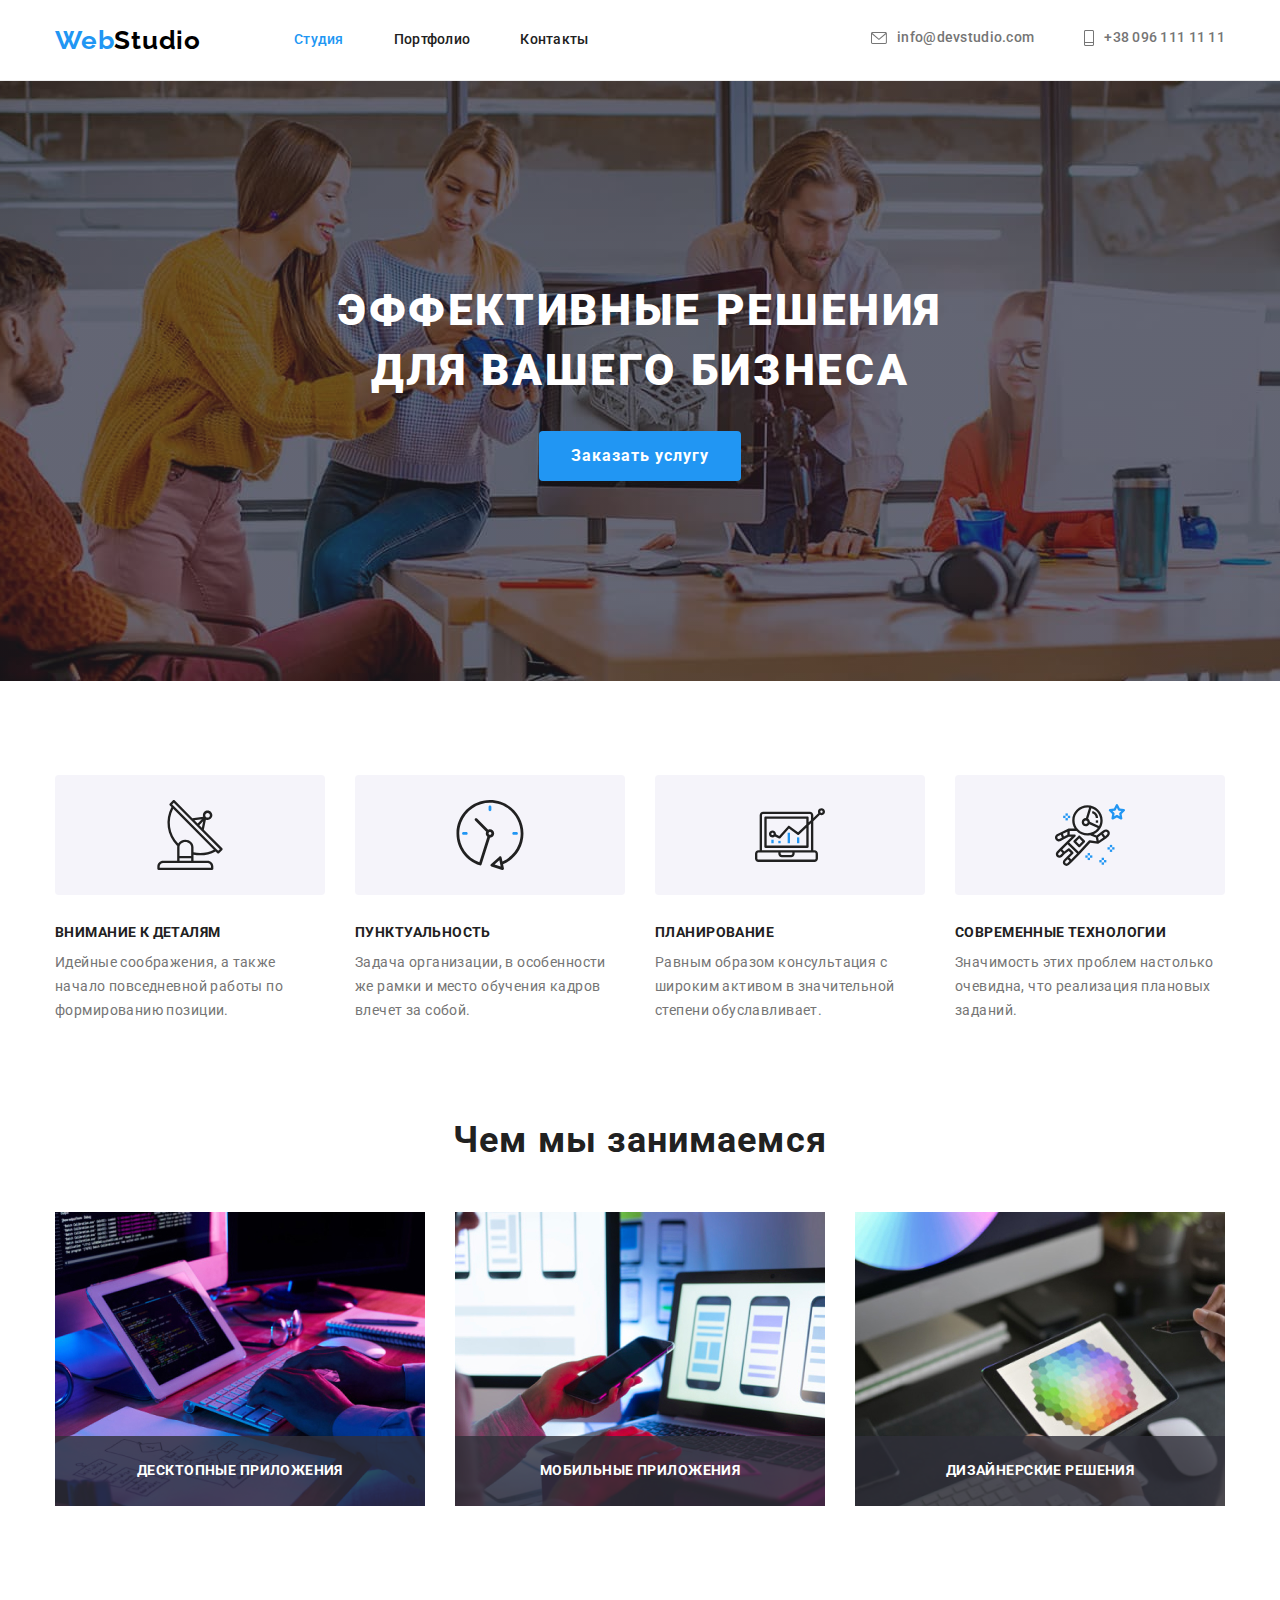
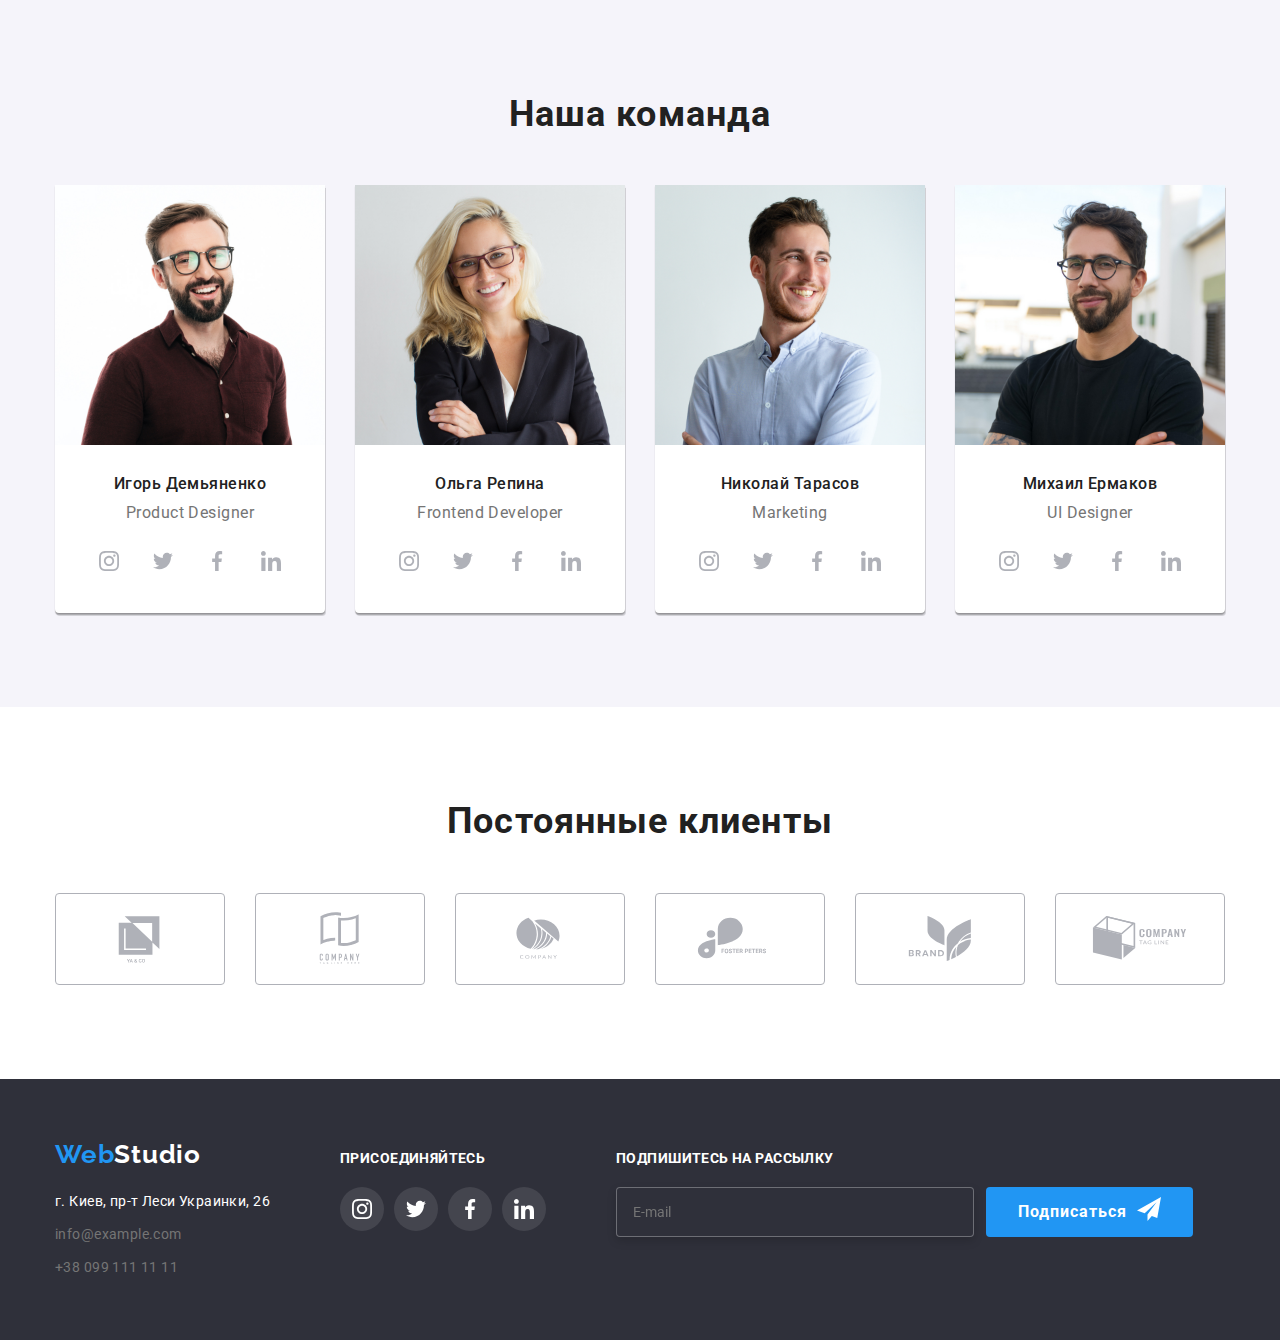
<file: index.html>
<!DOCTYPE html>
<html lang="ru">
  <head>
    <meta charset="UTF-8" />
    <meta http-equiv="X-UA-Compatible" content="IE=edge" />
    <meta name="viewport" content="width=device-width, initial-scale=1.0" />
    <link rel="preconnect" href="https://fonts.googleapis.com" />
    <link rel="preconnect" href="https://fonts.gstatic.com" crossorigin />
    <link rel="preconnect" href="https://fonts.googleapis.com" />
    <link rel="preconnect" href="https://fonts.gstatic.com" crossorigin />
    <link
      href="https://fonts.googleapis.com/css2?family=Raleway:wght@700&family=Roboto:wght@400;500;700;900&display=swap"
      rel="stylesheet"
    />
    <title>Document</title>
    <link rel="stylesheet" href="./css/modern-normalize.css" />
    <link rel="stylesheet" href="./css/main.min.css" />
  </head>
  <body>
    <header class="header">
      <div class="container">
        <a href=".index.html" class="logo">
          <span class="accent">Web</span>Studio
        </a>
        <nav class="style">
          <ul class="site-nav list">
            <li class="item">
              <a href="index.html" class="header-link active">Студия</a>
            </li>
            <li class="item">
              <a href="portfolio.html" class="header-link">Портфолио</a>
            </li>
            <li class="item">
              <a href="index.html" class="header-link">Контакты</a>
            </li>
          </ul>
        </nav>

        <ul class="site-contacts list">
          <li class="item">
            <a href="mailto:info@devstudio.com" class="link header-link">
              <svg class="contacts-icon" width="16" height="12">
                <use href="./images/icons.svg#icon-mail"></use>
              </svg>
              info@devstudio.com</a
            >
          </li>

          <li class="item">
            <a href="tel:+380961111111" class="link header-link">
              <svg class="contacts-icon" width="10" height="16">
                <use href="./images/icons.svg#icon-phone"></use>
              </svg>
              +38 096 111 11 11</a
            >
          </li>
        </ul>
      </div>
    </header>
    <main>
      <!-------HERO-------->
      <section class="hero">
        <div class="container">
          <h1 class="hero-title">
            Эффективные решения<br />для вашего бизнеса
          </h1>
          <button class="button" data-modal-open type="button">
            Заказать услугу
          </button>
        </div>
      </section>
      <!-------BENEFITS-------->
      <section class="benefits">
        <div class="container">
          <h2 class="visually-hidden">Преимущества</h2>
          <ul class="benefits__list list">
            <li class="benefits__item item-satellite">
              <h3 class="benefits__title">Внимание к деталям</h3>
              <p class="benefits__text">
                Идейные соображения, а также начало повседневной работы по
                формированию позиции.
              </p>
            </li>

            <li class="benefits__item item-clock">
              <h3 class="benefits__title">Пунктуальность</h3>
              <p class="benefits__text">
                Задача организации, в особенности же рамки и место обучения
                кадров влечет за собой.
              </p>
            </li>

            <li class="benefits__item item-diagram">
              <h3 class="benefits__title">Планирование</h3>
              <p class="benefits__text">
                Равным образом консультация с широким активом в значительной
                степени обуславливает.
              </p>
            </li>

            <li class="benefits__item item-astronaut">
              <h3 class="benefits__title">Современные технологии</h3>
              <p class="benefits__text">
                Значимость этих проблем настолько очевидна, что реализация
                плановых заданий.
              </p>
            </li>
          </ul>
        </div>
      </section>
      <!-------WORK-------->
      <section class="work">
        <div class="container">
          <h2 class="section-title section-title-center">Чем мы занимаемся</h2>
          <ul class="card-set work__list list">
            <li class="item work__item">
              <img
                class="img"
                src="./images/img.jpg"
                alt="pic1"
                width="370"
                height="294"
              />
              <p class="work__aside">Десктопные приложения</p>
            </li>

            <li class="item work__item">
              <img
                class="img"
                src="./images/img-2.jpg"
                alt="pic2"
                width="370"
                height="294"
              />
              <p class="work__aside">Мобильные приложения</p>
            </li>

            <li class="item work__item">
              <img
                class="img"
                src="./images/img-3.jpg"
                alt="pic3"
                width="370"
                height="294"
              />
              <p class="work__aside">Дизайнерские решения</p>
            </li>
          </ul>
        </div>
      </section>
      <!-------TEAM-------->
      <section class="team">
        <div class="container">
          <h2 class="section-title">Наша команда</h2>
          <ul class="card-set team-list list">
            <li class="item team-item card">
              <img
                class="img"
                src="./images/img11.jpg"
                alt="pic4"
                width="270"
                height="260"
              />
              <div class="team-content">
                <h3 class="team-name">Игорь Демьяненко</h3>
                <p class="team-text">Product Designer</p>
                <ul class="team-soc-list list">
                  <li class="team-soc-item">
                    <a
                      class="team-soc-link"
                      href=""
                      target="_blank"
                      rel="noopener noreferrer nofollow"
                    >
                      <svg class="team-soc-icon" width="20px" height="20px">
                        <use href="./images/icons.svg#icon-instagram"></use>
                      </svg>
                    </a>
                  </li>

                  <li class="team-soc-item">
                    <a
                      class="team-soc-link"
                      href=""
                      target="_blank"
                      rel="noopener noreferrer nofollow"
                    >
                      <svg class="team-soc-icon" width="20px" height="20px">
                        <use href="./images/icons.svg#icon-twitter"></use>
                      </svg>
                    </a>
                  </li>

                  <li class="team-soc-item">
                    <a
                      class="team-soc-link"
                      href=""
                      target="_blank"
                      rel="noopener noreferrer nofollow"
                    >
                      <svg class="team-soc-icon" width="20px" height="20px">
                        <use href="./images/icons.svg#icon-facebook"></use>
                      </svg>
                    </a>
                  </li>

                  <li class="team-soc-item">
                    <a
                      class="team-soc-link"
                      href=""
                      target="_blank"
                      rel="noopener noreferrer nofollow"
                    >
                      <svg class="team-soc-icon" width="20px" height="20px">
                        <use href="./images/icons.svg#icon-linkedin"></use>
                      </svg>
                    </a>
                  </li>
                </ul>
              </div>
            </li>

            <li class="item team-item card">
              <img
                class="img"
                src="./images/img-22.jpg"
                alt="pic5"
                width="270"
                height="260"
              />

              <div class="team-content">
                <h3 class="team-name">Ольга Репина</h3>
                <p class="team-text">Frontend Developer</p>
                <ul class="team-soc-list list">
                  <li class="team-soc-item">
                    <a href="" class="team-soc-link"
                      ><svg class="team-soc-icon" width="20px" height="20px">
                        <use href="./images/icons.svg#icon-instagram"></use>
                      </svg>
                    </a>
                  </li>

                  <li class="team-soc-item">
                    <a href="" class="team-soc-link">
                      <svg class="team-soc-icon" width="20px" height="20px">
                        <use href="./images/icons.svg#icon-twitter"></use>
                      </svg>
                    </a>
                  </li>

                  <li class="team-soc-item">
                    <a href="" class="team-soc-link">
                      <svg class="team-soc-icon" width="20px" height="20px">
                        <use href="./images/icons.svg#icon-facebook"></use>
                      </svg>
                    </a>
                  </li>

                  <li class="team-soc-item">
                    <a href="" class="team-soc-link">
                      <svg class="team-soc-icon" width="20px" height="20px">
                        <use href="./images/icons.svg#icon-linkedin"></use>
                      </svg>
                    </a>
                  </li>
                </ul>
              </div>
            </li>

            <li class="item team-item card">
              <img
                class="img"
                src="./images/img-33.jpg"
                alt="pic6"
                width="270"
                height="260"
              />
              <div class="team-content">
                <h3 class="team-name">Николай Тарасов</h3>
                <p class="team-text">Marketing</p>
                <ul class="team-soc-list list">
                  <li class="team-soc-item">
                    <a href="" class="team-soc-link"
                      ><svg class="team-soc-icon" width="20px" height="20px">
                        <use href="./images/icons.svg#icon-instagram"></use>
                      </svg>
                    </a>
                  </li>

                  <li class="team-soc-item">
                    <a href="" class="team-soc-link">
                      <svg class="team-soc-icon" width="20px" height="20px">
                        <use href="./images/icons.svg#icon-twitter"></use>
                      </svg>
                    </a>
                  </li>

                  <li class="team-soc-item">
                    <a href="" class="team-soc-link">
                      <svg class="team-soc-icon" width="20px" height="20px">
                        <use href="./images/icons.svg#icon-facebook"></use>
                      </svg>
                    </a>
                  </li>

                  <li class="team-soc-item">
                    <a href="" class="team-soc-link">
                      <svg class="team-soc-icon" width="20px" height="20px">
                        <use href="./images/icons.svg#icon-linkedin"></use>
                      </svg>
                    </a>
                  </li>
                </ul>
              </div>
            </li>

            <li class="item team-item card">
              <img
                class="img"
                src="./images/img-44.jpg"
                alt="pic7"
                width="270"
                height="260"
              />
              <div class="team-content">
                <h3 class="team-name">Михаил Ермаков</h3>
                <p class="team-text">UI Designer</p>
                <ul class="team-soc-list list">
                  <li class="team-soc-item">
                    <a href="" class="team-soc-link"
                      ><svg class="team-soc-icon" width="20px" height="20px">
                        <use href="./images/icons.svg#icon-instagram"></use>
                      </svg>
                    </a>
                  </li>

                  <li class="team-soc-item">
                    <a href="" class="team-soc-link">
                      <svg class="team-soc-icon" width="20px" height="20px">
                        <use href="./images/icons.svg#icon-twitter"></use>
                      </svg>
                    </a>
                  </li>

                  <li class="team-soc-item">
                    <a href="" class="team-soc-link">
                      <svg class="team-soc-icon" width="20px" height="20px">
                        <use href="./images/icons.svg#icon-facebook"></use>
                      </svg>
                    </a>
                  </li>

                  <li class="team-soc-item">
                    <a href="" class="team-soc-link">
                      <svg class="team-soc-icon" width="20px" height="20px">
                        <use href="./images/icons.svg#icon-linkedin"></use>
                      </svg>
                    </a>
                  </li>
                </ul>
              </div>
            </li>
          </ul>
        </div>
      </section>

      <section class="section-clients">
        <div class="container">
          <h2 class="section-title">Постоянные клиенты</h2>
          <ul class="card-set clients-list">
            <li class="item clients-item">
              <a class="clients-link" href="" aria-label="YA & CO">
                <span class="visually-hidden">ya & co</span>
                <svg class="clients-icon" width="106" height="60">
                  <use href="./images/icons.svg#icon-client-1" />
                </svg>
              </a>
            </li>

            <li class="item clients-item">
              <a
                class="clients-link"
                href=""
                aria-label="Company tag line here"
              >
                <span class="visually-hidden">Company tag line here</span>
                <svg class="clients-icon" width="106" height="60">
                  <use href="./images/icons.svg#icon-client-2" />
                </svg>
              </a>
            </li>

            <li class="item clients-item">
              <a class="clients-link" href="" aria-label="Company">
                <span class="visually-hidden">Company</span>
                <svg class="clients-icon" width="106" height="60">
                  <use href="./images/icons.svg#icon-client-3" />
                </svg>
              </a>
            </li>

            <li class="item clients-item">
              <a class="clients-link" href="" aria-label="Foster reters">
                <span class="visually-hidden">Foster reters</span>
                <svg class="clients-icon" width="106" height="60">
                  <use href="./images/icons.svg#icon-client-4" />
                </svg>
              </a>
            </li>

            <li class="item clients-item">
              <a class="clients-link" href="" aria-label="Brand">
                <span class="visually-hidden">Brand</span>
                <svg class="clients-icon" width="106" height="60">
                  <use href="./images/icons.svg#icon-client-5" />
                </svg>
              </a>
            </li>

            <li class="item clients-item">
              <a class="clients-link" href="" aria-label="Company teg line">
                <span class="visually-hidden">Company teg line</span>
                <svg class="clients-icon" width="106" height="60">
                  <use href="./images/icons.svg#icon-client-6" />
                </svg>
              </a>
            </li>
          </ul>
        </div>
      </section>
    </main>

    <!-------FOOTER-------->

    <footer class="footer">
      <div class="container footer-icons">
        <div class="footer-item">
          <a href=".index.html" class="logo footer-logo">
            <span class="accent">Web</span>Studio
          </a>
          <address class="address">
            <ul class="list">
              <li class="footer-link-item">
                <a
                  href="https://goo.gl/maps/GdN5rj32io8NNRQ59"
                  target="_blank"
                  rel="noreferrer nofollow noopener"
                  class="footer-link white"
                  >г. Киев, пр-т Леси Украинки, 26
                </a>
              </li>

              <li class="footer-link-item">
                <a href="mailto:info@example.com" class="footer-link"
                  >info@example.com
                </a>
              </li>

              <li class="footer-link-item">
                <a href="tel:+380991111111" class="footer-link"
                  >+38 099 111 11 11
                </a>
              </li>
            </ul>
          </address>
        </div>

        <div class="follow-us">
          <p class="follow-us-title">Присоединяйтесь</p>
          <ul class="footer-soc-list list">
            <li class="footer-soc-item">
              <a href="" class="footer-soc-link"
                ><svg class="footer-soc-icon" width="20px" height="20px">
                  <use href="./images/icons.svg#icon-instagram"></use>
                </svg>
              </a>
            </li>

            <li class="footer-soc-item">
              <a href="" class="footer-soc-link"
                ><svg class="footer-soc-icon" width="20px" height="20px">
                  <use href="./images/icons.svg#icon-twitter"></use>
                </svg>
              </a>
            </li>

            <li class="footer-soc-item">
              <a href="" class="footer-soc-link"
                ><svg class="footer-soc-icon" width="20px" height="20px">
                  <use href="./images/icons.svg#icon-facebook"></use>
                </svg>
              </a>
            </li>

            <li class="footer-soc-item">
              <a href="" class="footer-soc-link"
                ><svg class="footer-soc-icon" width="20px" height="20px">
                  <use href="./images/icons.svg#icon-linkedin"></use>
                </svg>
              </a>
            </li>
          </ul>
        </div>

        <div class="subscription">
          <p class="follow-us-title">Подпишитесь на рассылку</p>
          <form class="subscription-form">
            <input
              type="email"
              class="form-input"
              name="e-mail"
              placeholder="E-mail"
              required
            />
            <button class="button button-subscription" type="submit">
              Подписаться
              <svg class="subscription-button-icon" width="24" height="24">
                <use href="./images/icons.svg#icon-subscribe" />
              </svg>
            </button>
          </form>
        </div>
      </div>
    </footer>

    <!-------MODAL WINDOW-------->

    <div class="backdrop is-hidden" data-modal>
      <div class="modal">
        <div class="modal-dialog">
          <button
            class="modal-close"
            data-modal-close
            type="button"
            aria-label="Закрыть"
          >
            <svg width="11" height="11">
              <use href="./images/icons.svg#icon-close" />
            </svg>
          </button>
          <p class="modal-title">Оставьте свои данные, мы вам перезвоним</p>

          <form class="form">
            <div class="form-field">
              <label class="modal-text" for="name">Имя</label>
              <div class="input-wrap">
                <input
                  class="modal-input"
                  type="text"
                  name="name"
                  id="name"
                  required
                />
                <svg class="button-icon" width="18" height="18">
                  <use href="./images/icons.svg#icon-modal-name" />
                </svg>
              </div>
            </div>

            <div class="form-field">
              <label class="modal-text" for="phone">Телефон</label>
              <div class="input-wrap">
                <input
                  class="modal-input"
                  type="text"
                  name="phone"
                  id="phone"
                  required
                />
                <svg class="button-icon" width="18" height="18">
                  <use href="./images/icons.svg#icon-modal-phone" />
                </svg>
              </div>
            </div>

            <div class="form-field">
              <label class="modal-text" for="mail">Почта</label>
              <div class="input-wrap">
                <input
                  class="modal-input"
                  type="text"
                  name="mail"
                  id="mail"
                  required
                />
                <svg class="button-icon" width="18" height="18">
                  <use href="./images/icons.svg#icon-modal-mail" />
                </svg>
              </div>
            </div>

            <div class="form-field">
              <label for="comment" class="modal-text">Комментарий</label>
              <textarea
                name="comment"
                id="comment"
                class="modal-comment"
                placeholder="Введите текст"
              ></textarea>
            </div>

            <label class="agree">
              <input
                class="visually-hidden icon-modal-agreement-input"
                type="checkbox"
                name="agreement"
                value="1"
                required
              />
              <svg class="icon-modal-agreement" width="16" height="16">
                <use href="./images/icons.svg#icon-modal-agreement" />
              </svg>
              Соглашаюсь с рассылкой и принимаю
              <a class="link modal-link" href=""> Условия договора</a></label
            >

            <button class="button button-acent" type="submit">Отправить</button>
          </form>
        </div>
      </div>
    </div>
    <script src="./js/modal.js"></script>
  </body>
</html>
</file>
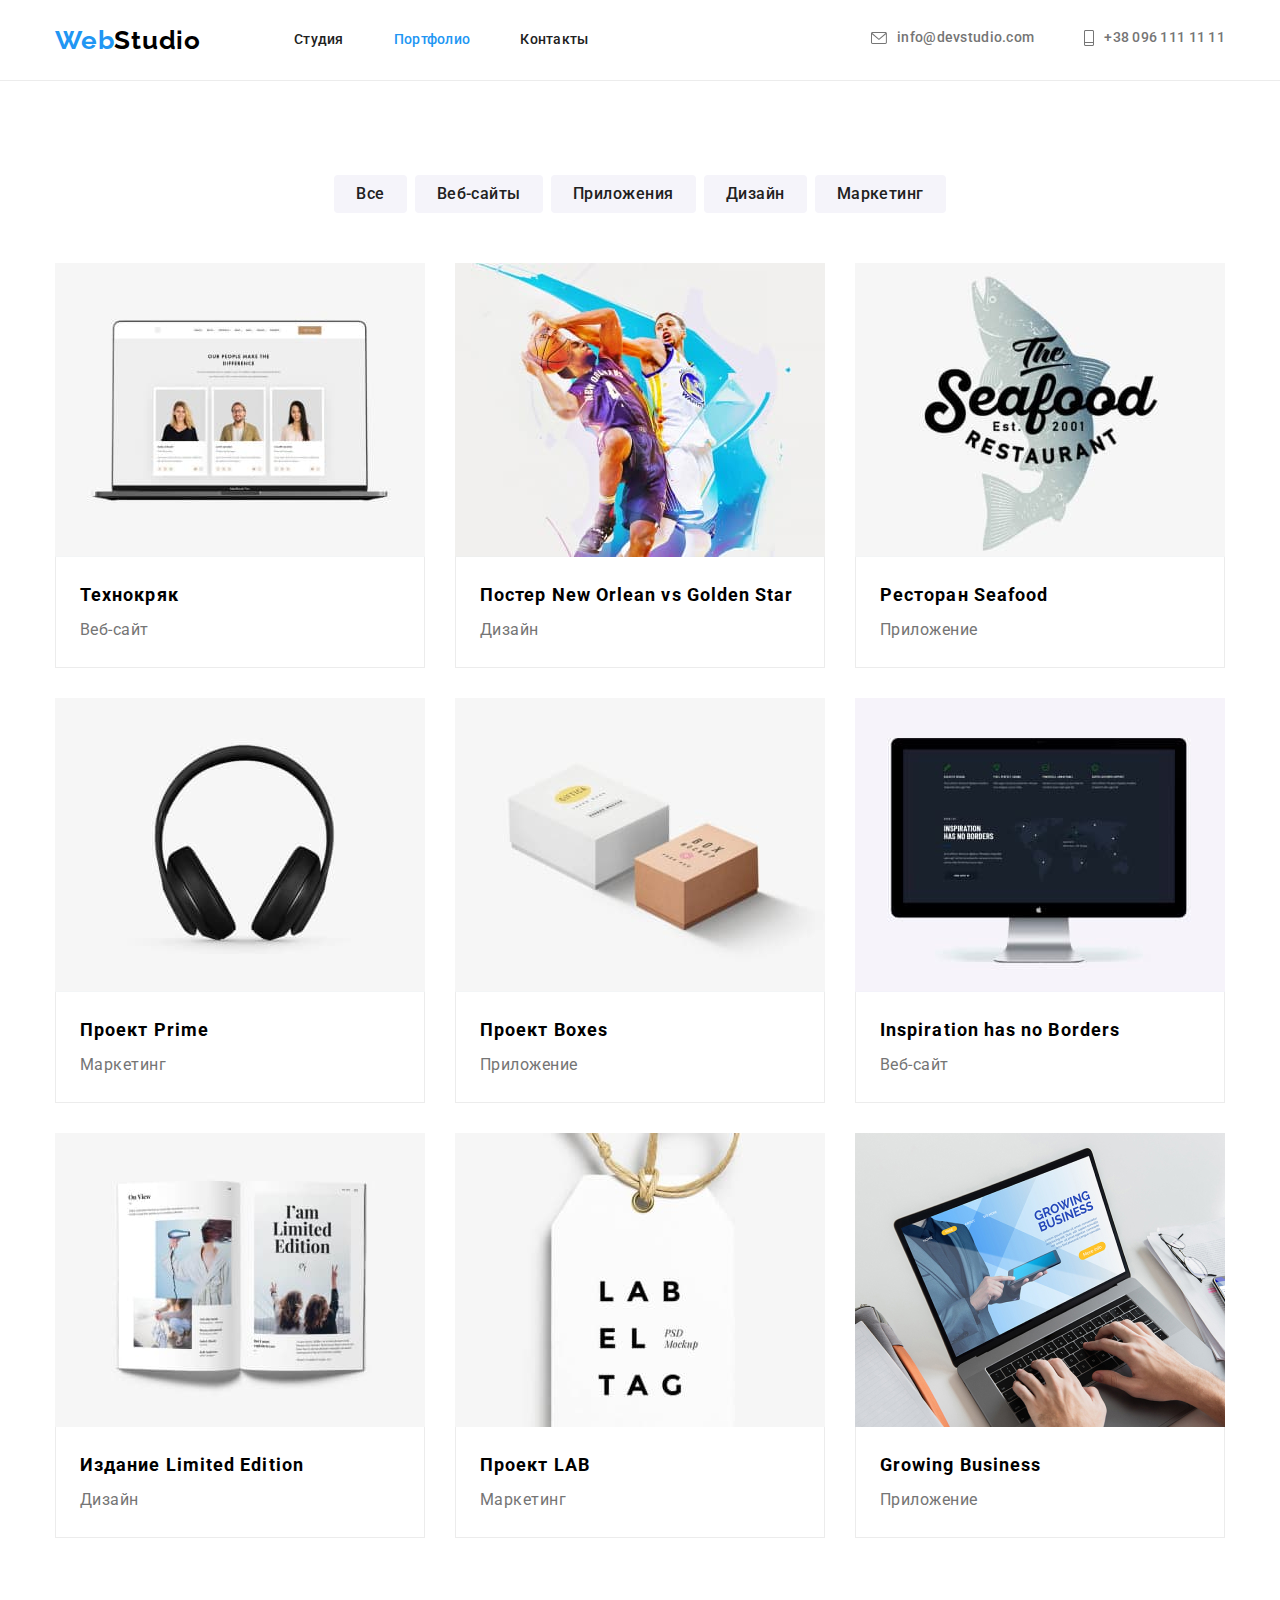
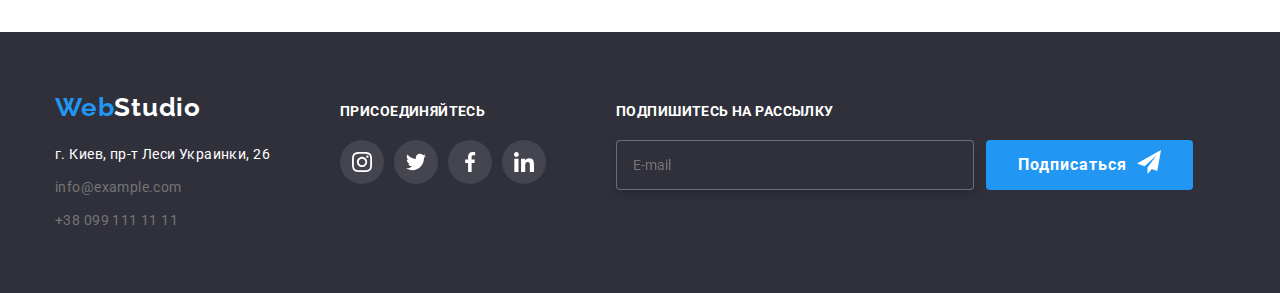
<file: portfolio.html>
<!DOCTYPE html>
<html lang="ru">
  <head>
    <meta charset="UTF-8" />
    <meta http-equiv="X-UA-Compatible" content="IE=edge" />
    <meta name="viewport" content="width=device-width, initial-scale=1.0" />
    <link rel="preconnect" href="https://fonts.googleapis.com" />
    <link rel="preconnect" href="https://fonts.gstatic.com" crossorigin />
    <link rel="preconnect" href="https://fonts.googleapis.com" />
    <link rel="preconnect" href="https://fonts.gstatic.com" crossorigin />
    <link
      href="https://fonts.googleapis.com/css2?family=Raleway:wght@700&family=Roboto:wght@400;500;700;900&display=swap"
      rel="stylesheet"
    />
    <title>Document</title>
    <link rel="stylesheet" href="./css/modern-normalize.css" />
    <link rel="stylesheet" href="./css/main.min.css" />
  </head>
  <body>
    <header class="header">
      <div class="container">
        <a href=".index.html" class="logo">
          <span class="accent">Web</span>Studio
        </a>
        <nav class="style">
          <ul class="site-nav list">
            <li class="item">
              <a href="index.html" class="header-link">Студия</a>
            </li>
            <li class="item">
              <a href="portfolio.html" class="header-link active">Портфолио</a>
            </li>
            <li class="item">
              <a href="index.html" class="header-link">Контакты</a>
            </li>
          </ul>
        </nav>

        <ul class="site-contacts list">
          <li class="item">
            <a href="mailto:info@devstudio.com" class="link header-link">
              <svg class="contacts-icon" width="16" height="12">
                <use href="./images/icons.svg#icon-mail"></use>
              </svg>
              info@devstudio.com</a
            >
          </li>

          <li class="item">
            <a href="tel:+380961111111" class="link header-link">
              <svg class="contacts-icon" width="10" height="16">
                <use href="./images/icons.svg#icon-phone"></use>
              </svg>
              +38 096 111 11 11</a
            >
          </li>
        </ul>
      </div>
    </header>

    <main>
      <section class="portfolio">
        <div class="container">
          <h1 class="visually-hidden">Портфолио</h1>
          <ul class="list portfolio-list">
            <li class="portfolio-button-item">
              <button type="button" class="button-help button-list">Все</button>
            </li>

            <li class="portfolio-button-item">
              <button type="button" class="button-help button-list">
                Веб-сайты
              </button>
            </li>

            <li class="portfolio-button-item">
              <button type="button" class="button-help button-list">
                Приложения
              </button>
            </li>

            <li class="portfolio-button-item">
              <button type="button" class="button-help button-list">
                Дизайн
              </button>
            </li>

            <li class="portfolio-button-item">
              <button type="button" class="button-help button-list">
                Маркетинг
              </button>
            </li>
          </ul>
        </div>

        <div class="container">
          <ul class="portfolio-set list">
            <li class="item">
              <a class="portfolio-link" href="">
                <div class="portfolio-thumb">
                  <img
                    src="./images/laptop1.jpg"
                    alt="laptop1"
                    width="370"
                    height="294"
                  />
                  <div class="portfolio-overlay">
                    Ресурс предлагает комплексные предложения с разным уровнем
                    функционала и сервисов. Все это позволит посетителю получить
                    исчерпывающие сведения о компании или частном лице.
                  </div>
                </div>

                <div class="portfolio-content">
                  <h2 class="portfolio-title">Технокряк</h2>
                  <p class="portfolio-text">Веб-сайт</p>
                </div>
              </a>
            </li>

            <li class="item">
              <a class="portfolio-link" href="">
                <div class="portfolio-thumb">
                  <img
                    src="./images/bascketball.jpg"
                    alt="bascketball"
                    width="370"
                    height="294"
                  />
                  <div class="portfolio-overlay">
                    Ресурс предлагает комплексные предложения с разным уровнем
                    функционала и сервисов. Все это позволит посетителю получить
                    исчерпывающие сведения о компании или частном лице.
                  </div>
                </div>

                <div class="portfolio-content">
                  <h2 class="portfolio-title">
                    Постер New Orlean vs Golden Star
                  </h2>
                  <p class="portfolio-text">Дизайн</p>
                </div>
              </a>
            </li>

            <li class="item">
              <a class="portfolio-link" href="">
                <div class="portfolio-thumb">
                  <img
                    src="./images/seafood.jpg"
                    alt="seafood"
                    width="370"
                    height="294"
                  />
                  <div class="portfolio-overlay">
                    Ресурс предлагает комплексные предложения с разным уровнем
                    функционала и сервисов. Все это позволит посетителю получить
                    исчерпывающие сведения о компании или частном лице.
                  </div>
                </div>

                <div class="portfolio-content">
                  <h2 class="portfolio-title">Ресторан Seafood</h2>
                  <p class="portfolio-text">Приложение</p>
                </div>
              </a>
            </li>

            <li class="item">
              <a class="portfolio-link" href="">
                <div class="portfolio-thumb">
                  <img
                    src="./images/prime.jpg"
                    alt="prime"
                    width="370"
                    height="294"
                  />
                  <div class="portfolio-overlay">
                    Ресурс предлагает комплексные предложения с разным уровнем
                    функционала и сервисов. Все это позволит посетителю получить
                    исчерпывающие сведения о компании или частном лице.
                  </div>
                </div>

                <div class="portfolio-content">
                  <h2 class="portfolio-title">Проект Prime</h2>
                  <p class="portfolio-text">Маркетинг</p>
                </div>
              </a>
            </li>

            <li class="item">
              <a class="portfolio-link" href="">
                <div class="portfolio-thumb">
                  <img
                    src="./images/boxes.jpg"
                    alt="boxes"
                    width="370"
                    height="294"
                  />
                  <div class="portfolio-overlay">
                    Ресурс предлагает комплексные предложения с разным уровнем
                    функционала и сервисов. Все это позволит посетителю получить
                    исчерпывающие сведения о компании или частном лице.
                  </div>
                </div>

                <div class="portfolio-content">
                  <h2 class="portfolio-title">Проект Boxes</h2>
                  <p class="portfolio-text">Приложение</p>
                </div>
              </a>
            </li>

            <li class="item">
              <a class="portfolio-link" href="">
                <div class="portfolio-thumb">
                  <img
                    src="./images/monitor.jpg"
                    alt="monitor"
                    width="370"
                    height="294"
                  />
                  <div class="portfolio-overlay">
                    Ресурс предлагает комплексные предложения с разным уровнем
                    функционала и сервисов. Все это позволит посетителю получить
                    исчерпывающие сведения о компании или частном лице.
                  </div>
                </div>

                <div class="portfolio-content">
                  <h2 class="portfolio-title">Inspiration has no Borders</h2>
                  <p class="portfolio-text">Веб-сайт</p>
                </div>
              </a>
            </li>

            <li class="item">
              <a class="portfolio-link" href="">
                <div class="portfolio-thumb">
                  <img
                    src="./images/magazine.jpg"
                    alt="magazine"
                    width="370"
                    height="294"
                  />
                  <div class="portfolio-overlay">
                    Ресурс предлагает комплексные предложения с разным уровнем
                    функционала и сервисов. Все это позволит посетителю получить
                    исчерпывающие сведения о компании или частном лице.
                  </div>
                </div>

                <div class="portfolio-content">
                  <h2 class="portfolio-title">Издание Limited Edition</h2>
                  <p class="portfolio-text">Дизайн</p>
                </div>
              </a>
            </li>

            <li class="item">
              <a class="portfolio-link" href="">
                <div class="portfolio-thumb">
                  <img
                    src="./images/bage.jpg"
                    alt="bage"
                    width="370"
                    height="294"
                  />
                  <div class="portfolio-overlay">
                    Ресурс предлагает комплексные предложения с разным уровнем
                    функционала и сервисов. Все это позволит посетителю получить
                    исчерпывающие сведения о компании или частном лице.
                  </div>
                </div>

                <div class="portfolio-content">
                  <h2 class="portfolio-title">Проект LAB</h2>
                  <p class="portfolio-text">Маркетинг</p>
                </div>
              </a>
            </li>

            <li class="item">
              <a class="portfolio-link" href="">
                <div class="portfolio-thumb">
                  <img
                    src="./images/laptop2.jpg"
                    alt="laptop2"
                    width="370"
                    height="294"
                  />
                  <div class="portfolio-overlay">
                    Ресурс предлагает комплексные предложения с разным уровнем
                    функционала и сервисов. Все это позволит посетителю получить
                    исчерпывающие сведения о компании или частном лице.
                  </div>
                </div>

                <div class="portfolio-content">
                  <h2 class="portfolio-title">Growing Business</h2>
                  <p class="portfolio-text">Приложение</p>
                </div>
              </a>
            </li>
          </ul>
        </div>
      </section>
    </main>

    <!-------FOOTER-------->

    <footer class="footer">
      <div class="container footer-icons">
        <div class="footer-item">
          <a href=".index.html" class="logo footer-logo">
            <span class="accent">Web</span>Studio
          </a>
          <address class="address">
            <ul class="list">
              <li class="footer-link-item">
                <a
                  href="https://goo.gl/maps/GdN5rj32io8NNRQ59"
                  target="_blank"
                  rel="noreferrer nofollow noopener"
                  class="footer-link white"
                  >г. Киев, пр-т Леси Украинки, 26
                </a>
              </li>

              <li class="footer-link-item">
                <a href="mailto:info@example.com" class="footer-link"
                  >info@example.com
                </a>
              </li>

              <li class="footer-link-item">
                <a href="tel:+380991111111" class="footer-link"
                  >+38 099 111 11 11
                </a>
              </li>
            </ul>
          </address>
        </div>

        <div class="follow-us">
          <p class="follow-us-title">Присоединяйтесь</p>
          <ul class="footer-soc-list list">
            <li class="footer-soc-item">
              <a href="" class="footer-soc-link"
                ><svg class="footer-soc-icon" width="20px" height="20px">
                  <use href="./images/icons.svg#icon-instagram"></use>
                </svg>
              </a>
            </li>

            <li class="footer-soc-item">
              <a href="" class="footer-soc-link"
                ><svg class="footer-soc-icon" width="20px" height="20px">
                  <use href="./images/icons.svg#icon-twitter"></use>
                </svg>
              </a>
            </li>

            <li class="footer-soc-item">
              <a href="" class="footer-soc-link"
                ><svg class="footer-soc-icon" width="20px" height="20px">
                  <use href="./images/icons.svg#icon-facebook"></use>
                </svg>
              </a>
            </li>

            <li class="footer-soc-item">
              <a href="" class="footer-soc-link"
                ><svg class="footer-soc-icon" width="20px" height="20px">
                  <use href="./images/icons.svg#icon-linkedin"></use>
                </svg>
              </a>
            </li>
          </ul>
        </div>

        <div class="subscription">
          <p class="follow-us-title">Подпишитесь на рассылку</p>
          <form class="subscription-form">
            <input
              type="email"
              class="form-input"
              name="e-mail"
              placeholder="E-mail"
              required
            />
            <button class="button button-subscription" type="submit">
              Подписаться
              <svg class="subscription-button-icon" width="24" height="24">
                <use href="./images/icons.svg#icon-subscribe" />
              </svg>
            </button>
          </form>
        </div>
      </div>
    </footer>
  </body>
</html>
</file>
<file: css/main.min.css>
﻿:root{--logo-color: #000000;--secondary-text-color: #757575;--accent-color: #2196f3;--secondary-background: #f5f4fa;--white-color: #ffffff;--primary-text-color: #212121;--color-footer: rgba(255, 255, 255, 0.6);--background-footer: #2f303a;--icons-color: #afb1b8;--background-socials: rgba(255, 255, 255, 0.1);--work-aside-bg: rgba(47, 48, 58, 0.8);--portfolio-bg: rgba(33, 150, 243, 0.9);--overlay-color: rgba(0, 0, 0, 0.2);--modal-close-border-color: rgba(0, 0, 0, 0.1);--modal-shadow: 0px 1px 3px rgba(0, 0, 0, 0.12), 0px 1px 1px rgba(0, 0, 0, 0.14), 0px 2px 1px rgba(0, 0, 0, 0.2);--transition-time: 250ms;--transition-animation: cubic-bezier(0.4, 0, 0.2, 1);--form-color: rgba(33, 33, 33, 0.2);--form-shadow: 0px 4px 4px rgba(0, 0, 0, 0.15);--background-buttom-color: #188ce8;--buttom-box-shadow: 0px 4px 4px rgba(0, 0, 0, 0.15)}.visually-hidden{position:absolute;width:1px;height:1px;margin:-1px;border:0;padding:0;white-space:nowrap;clip-path:inset(100%);clip:rect(0 0 0 0);overflow:hidden}p,h1,h2,h3,h4,h5,h6{margin:0}ul,ol{margin:0;padding-left:0}img{display:block;max-width:100%;height:auto}body{background:var(--white-color);font-family:Roboto,sans-serif;font-size:14px;letter-spacing:.03em}.accent{color:var(--accent-color)}.list{list-style:none;padding-left:0;margin-bottom:0;margin-top:0}.address{font-style:normal}.container{width:1200px;margin:0 auto;padding:0 15px}.logo{color:var(--logo-color);font-family:Raleway,sans-serif;font-weight:700;font-size:26px;line-height:1.19;letter-spacing:.03em;text-decoration:none}.button{font-family:inherit;font-weight:700;font-size:16px;line-height:1.88;text-align:center;letter-spacing:.06em;color:var(--white-color);background-color:var(--accent-color);border:none;padding:10px 32px;border-radius:4px;margin-top:30px;min-width:200px;cursor:pointer;display:inline-flex}.button-list{min-width:auto;padding:6px 22px;border-radius:4px}.header{border-bottom:1px solid #ececec}.header .container{display:flex}.header .logo{display:flex;align-items:center}.site-nav,.site-contacts{display:flex}.site-nav .item:not(:last-child),.site-contacts .item:not(:last-child){margin-right:50px}.style{margin-left:93px}.site-contacts{margin-left:auto}.header-link{color:var(--primary-text-color);font-family:Roboto,sans-serif;font-weight:500;font-size:14px;line-height:1.14;letter-spacing:.02em;text-decoration:none;padding-top:32px;padding-bottom:32px;display:block;position:relative;color:var(--accent-color);text-decoration:none;transition:color var(--transition-time) var(--transition-animation)}.header-link.active::after{content:"";position:absolute;left:0;bottom:0;display:block;width:100%;height:4px;background-color:var(--accent-color);opacity:0;transition:opacity var(--transition-time) var(--transition-animation)}.header-link:hover:after{opacity:1}.header-link:hover .site-contacts,.header-link:focus .site-contacts{color:var(--accent-color)}.header-link.active{color:var(--accent-color)}.site-contacts .header-link{color:var(--secondary-text-color)}.site-contacts .link{display:flex;align-items:center;padding-top:30px;padding-bottom:30px}.site-contacts .link:hover,.site-contacts .link:focus{color:var(--accent-color)}.contacts-icon{margin-right:10px;fill:currentColor}.site-contacts .contacts-icon:hover,.site-contacts .contacts-icon:focus{fill:var(--accent-color)}.hero{text-align:center;padding-bottom:200px;padding-top:200px;background-color:var(--background-footer);background-image:linear-gradient(to right, rgba(47, 48, 58, 0.4), rgba(47, 48, 58, 0.4)),url(../images/effect\ descisions.jpg);background-repeat:no-repeat;background-position:center;background-size:cover;max-width:1600px;height:600px;margin:0 auto}.hero-title{font-weight:900;font-size:44px;line-height:1.36;text-align:center;letter-spacing:.06em;text-transform:uppercase;color:var(--white-color);text-transform:uppercase}.benefits{padding-top:94px;padding-bottom:94px}.benefits__list{display:flex}.benefits__item{width:270px;margin-right:30px}.benefits__item:last-child{margin-right:0}.benefits__item::before{display:block;content:"";height:120px;border-radius:4px;background-color:var(--secondary-background);background-size:contain;background-repeat:no-repeat;background-position:center;margin-bottom:30px}.benefits__item.item-satellite::before{background-image:url(../images/satellite.svg);background-size:70px 70px}.benefits__item.item-clock::before{background-image:url(../images/clock.svg);background-size:70px 70px}.benefits__item.item-diagram::before{background-image:url(../images/diagram.svg);background-size:70px 70px}.benefits__item.item-astronaut::before{background-image:url(../images/astronaut.svg);background-size:70px 70px}.benefits__title{font-weight:700;font-size:14px;line-height:1.14;letter-spacing:.03em;text-transform:uppercase;color:var(--primary-text-color);width:270px;height:16px}.benefits__text{font-weight:400;font-size:14px;line-height:1.71;letter-spacing:.03em;color:var(--secondary-text-color);width:270px;height:75px;margin-top:10px}.work{padding-bottom:94px}.work__list{display:flex}.section-title{font-weight:700;font-size:36px;line-height:1.16;text-align:center;letter-spacing:.03em;color:var(--primary-text-color);margin-bottom:50px;margin-top:0px}.section-title-center{text-align:center;margin-right:0px}.work__item{margin-right:30px;width:370px;position:relative}.work__item:last-child{margin-right:0}.work__aside{position:absolute;bottom:0;width:100%;height:70px;display:flex;justify-content:center;align-items:center;font-weight:700;line-height:1.14;text-align:center;text-transform:uppercase;color:var(--white-color);background-color:var(--work-aside-bg)}.team{background-color:var(--secondary-background);padding-top:94px;padding-bottom:94px}.card{background-color:var(--white-color);border-radius:0px 0px 4px 4px;box-shadow:1px 3px rgba(0,0,0,.12),0px 1px 1px rgba(0,0,0,.14),0px 2px 1px rgba(0,0,0,.2)}.team-list>.team-item{margin-right:30px;text-align:center;flex-basis:calc(33.3333333333% - 30px);width:200px}.team-item:last-child{margin-right:0}.team-list{display:flex}.team-content{padding:30px 0}.team-name{font-weight:500;font-size:16px;line-height:1.18;letter-spacing:.03em;color:var(--primary-text-color);margin-bottom:10px}.team-text{font-weight:400;font-size:16px;line-height:1.18;letter-spacing:.03em;color:var(--secondary-text-color);margin-bottom:16px}.team-soc-item{margin-right:10px}.team-soc-item:last-child{margin-right:0px}.team-soc-list{display:flex;justify-content:center}.team-soc-link{width:44px;height:44px;background-color:var(--white-color);color:var(--icons-color);border-radius:50%;display:flex;align-items:center;justify-content:center;transition:color var(--transition-time) var(--transition-animation),background-color var(--transition-time) var(--transition-animation)}.team-soc-link:hover,.team-soc-link:focus{background-color:var(--accent-color);color:var(--white-color)}.team-soc-icon{fill:currentColor}.section-clients{padding-top:94px;padding-bottom:94px}.clients-list{display:flex;justify-content:center}.clients-list .item:last-child{margin-right:0px}.clients-item{margin-right:30px;list-style:none}.clients-item:last-child{margin:0px}.clients-link{display:flex;justify-content:center;align-items:center;width:170px;height:92px;color:var(--icons-color);border:1px solid var(--icons-color);border-radius:4px;transition:color var(--transition-time) var(--transition-animation) border-color var(--transition-time) var(--transition-animation)}.clients-link:hover,.clients-link:focus{border-color:var(--accent-color);color:var(--accent-color)}.clients-icon{fill:currentColor}.footer{background-color:var(--background-footer);text-decoration:none;padding-top:60px;padding-bottom:60px}.footer-icons{display:flex;align-items:baseline}.footer-logo{color:var(--white-color);margin-bottom:20px;display:inline-block}.footer-link{font-weight:400;font-size:14px;font-style:normal;line-height:1.71;letter-spacing:.03em;color:var(--secondary-text-color);text-decoration:none;margin-top:20px;transition:var(--transition-time) var(--transition-animation)}.footer-link-item:not(:last-child){margin-bottom:9px}.footer-link:hover,.footer-link:focus,.footer-link.white:hover,.footer-link.white:focus{color:var(--accent-color)}.footer-link.white{color:var(--white-color)}.follow-us-title{margin-bottom:20px;color:var(--white-color);font-weight:700;line-height:1.14;text-transform:uppercase}.footer-soc-list{display:flex;justify-content:center}.footer-soc-item{width:44px;height:44px}.footer-soc-item:not(:last-child){margin-right:10px}.footer-icons{display:flex;align-items:baseline}.footer-soc-link{width:100%;height:100%;background-color:var(--background-socials);border-radius:50%;display:flex;align-items:center;justify-content:center;transition:background-color var(--transition-time) var(--transition-animation)}.footer-soc-icon{fill:var(--white-color)}.footer-soc-link:hover,.footer-soc-link:focus{background-color:var(--accent-color)}.footer-soc-link:hover .footer-soc-icon,.footer-soc-link:focus .footer-soc-icon{fill:var(--white-color)}.footer-item .subscription{display:flex;align-items:baseline}.form-input{width:358px;height:50px;background-color:var(--background-footer);box-sizing:border-box;border:1px solid rgba(255,255,255,.3);filter:drop-shadow(0px 4px 4px rgba(0, 0, 0, 0.15));border-radius:4px;margin-right:12px;padding-left:16px;padding-bottom:15px;padding-top:15px;transition:var(--transition-time) var(--transition-animation);transition-property:border-color;color:var(--white-color)}.form-input:hover,.form-input:focus{border-color:var(--accent-color)}.modal-input::placeholder{color:var(--color-footer)}.subscription{margin-left:70px}.footer-item{margin-right:70px}.subscription-form{display:flex}.button-subscription{margin-top:0px}.subscription-button-icon{margin-left:10px;padding:0px}.backdrop{position:fixed;top:0;left:0;width:100%;height:100%;background-color:var(--overlay-color);display:flex;justify-content:center;align-items:center;opacity:1;transition:opacity var(--transition-time) var(--transition-animation),visibility var(--transition-time) var(--transition-animation)}.backdrop.is-hidden{opacity:0;visibility:hidden;pointer-events:none}.backdrop.is-hidden .modal-dialog{opacity:0;transform:scale(0.9)}.modal{position:absolute;width:528px;height:581px;background-color:var(--white-color);border-radius:4px;box-shadow:var(--modal-shadow);transform:scale(1);transition:transform var(--transition-time) var(--transition-animation)}.modal-dialog{position:relative;width:528px;max-width:100%;min-height:580px;margin:auto;padding-left:41px;padding-top:40px;padding-right:39px;padding-bottom:40px;transform:none;transition-property:transform,opacity;transition-duration:var(--transition-time);transition-timing-function:var(--transition-animation)}.modal-close{width:30px;height:30px;position:absolute;top:8px;right:8px;display:flex;align-items:center;justify-content:center;width:30px;height:30px;background-color:rgba(0,0,0,0);border:1px solid var(--modal-close-border-color);border-radius:50%;transition-property:fill;transition-duration:var(--transition-time);transition-timing-function:var(--transition-animation);cursor:pointer}.modal-close:hover{fill:var(--accent-color)}.modal-title{text-align:center;line-height:23px;font-size:20px;font-weight:700;margin-bottom:12px;line-height:23px;letter-spacing:.03em}.form{position:fixed;display:flex;flex-direction:column}.form-field{margin-bottom:10px}.form-field:last-of-type{margin-bottom:20px}.modal-text{padding-bottom:4px;font-style:normal;font-weight:400;font-size:12px;line-height:1.16;color:var(--secondary-text-color);letter-spacing:.01em;display:block}.input-wrap{position:relative}.icon{position:absolute;left:19px;transform:translateX(-50%);display:inline-block}.modal-comment{width:448px;height:120px;border:1px solid var(--form-color);border-radius:4px;resize:none;padding-left:16px;padding-top:12px}.modal-input{width:448px;height:40px;border:1px solid var(--form-color);border-radius:4px;padding-right:15px;padding-left:45px}.modal-input:focus{border:1px solid var(--accent-color)}.modal-input::placeholder{color:var(--secondary-text-colorйу)}.modal-input:hover~.button-icon,.modal-input:focus~.button-icon,.button-icon:hover{fill:var(--accent-color)}.button-icon{position:absolute;left:15px;top:50%;transform:translateY(-50%);transition:var(--transition-time) var(--transition-animation)}.button-acent{width:200px;background-color:var(--background-buttom-color);box-shadow:var(--buttom-box-shadow);margin:0 auto;display:block}.modal-agree{margin-top:10px;margin-bottom:30 px}.icon-modal-agreement{fill:rgba(0,0,0,0);border:2px solid var(--primary-text-color);border-radius:2px;vertical-align:text-top;transition:var(--transition-time) var(--transition-animation);transition-property:fill,background-color,border-color;cursor:pointer}.icon-modal-agreement-input:hover~.icon-modal-agreement,.icon-modal-agreement-input:focus~.icon-modal-agreement{border-color:var(--accent-color)}.icon-modal-agreement-input:checked~.icon-modal-agreement{fill:var(--white-color);background-color:var(--accent-color);border-color:var(--accent-color)}.agree{margin-bottom:30px;color:var(--secondary-text-color);text-align:center}.modal-link{color:var(--accent-color)}img{display:block}.portfolio{padding-top:94px;padding-bottom:94px}.portfolio-list{display:flex;justify-content:center;padding:0px;flex-wrap:wrap;list-style:none;margin-bottom:50px}.portfolio-button-item:not(:last-child){margin-right:8px}.portfolio-set{display:flex;flex-wrap:wrap;margin-right:-30px;margin-bottom:-30px}.portfolio-set>.item{width:calc(33.3333333333% - 30px);margin-right:30px;margin-bottom:30px}.header-link{color:var(--primary-text-color);font-family:Roboto,sans-serif;font-weight:500;font-size:14px;line-height:1.14;letter-spacing:.02em;text-decoration:none}.header-link:hover,.header-link:focus{color:var(--accent-color)}.site-contacts .header-link:hover,.site-contacts .header-link:focus{color:var(--accent-color)}.header-link.active{color:var(--accent-color)}.site-contacts .header-link{color:var(--secondary-text-color)}.button-help:hover,.button-help:focus,.button-help.active{background-color:var(--accent-color);color:var(--white-color);box-shadow:0px 3px 1px rgba(0,0,0,.1),0px 1px 2px rgba(0,0,0,.08),0px 2px 2px rgba(0,0,0,.12)}.pointer{cursor:pointer}.button-help{font-family:inherit;font-size:16px;line-height:1.63;font-weight:500;text-align:center;vertical-align:top;letter-spacing:.03em;background-color:var(--secondary-background);cursor:pointer;border:none;color:#212121;transition:color var(--transition-time) var(--transition-animation),background-color var(--transition-time) var(--transition-animation),box-shadow var(--transition-time) var(--transition-animation)}.portfolio-content{padding:20px 24px;border:1px solid #ececec;border-top:none}.portfolio-link{display:block;flex-direction:column;height:100%;color:inherit;text-decoration:none;transition-property:background-color;transition-duration:var(--transition-time);transition-timing-function:var(--transition-animation)}.portfolio-link:hover,.portfolio-link:focus{box-shadow:0px 1px 1px rgba(0,0,0,.12),0px 4px 4px rgba(0,0,0,.06),1px 4px 6px rgba(0,0,0,.16)}.item:hover .portfolio-set{display:block}.portfolio-title{font-weight:700;font-size:18px;line-height:2;letter-spacing:.06em;width:322px;height:36px;margin-bottom:4px}.portfolio-text{font-weight:400;font-size:16px;line-height:1.6;letter-spacing:.03em;color:var(--secondary-text-color);width:322px;height:30px}.portfolio-thumb{position:relative;overflow:hidden}.portfolio-overlay{display:inline-block;position:absolute;top:0;left:0;content:"";width:322px;height:168px;background-color:var(--portfolio-bg);padding-bottom:63px;padding-top:63px;padding-left:24px;padding-right:24px;margin:0;font-size:18px;letter-spacing:.03em;line-height:1.56;transform:translateY(100%);transition:var(--transition-time) var(--transition-animation)}.portfolio-link:hover .portfolio-overlay,.portfolio-link:focus{transform:translateY(0)}.portfolio-overlay{width:100%;height:100%;color:var(--white-color)}/*# sourceMappingURL=main.min.css.map */
</file>
